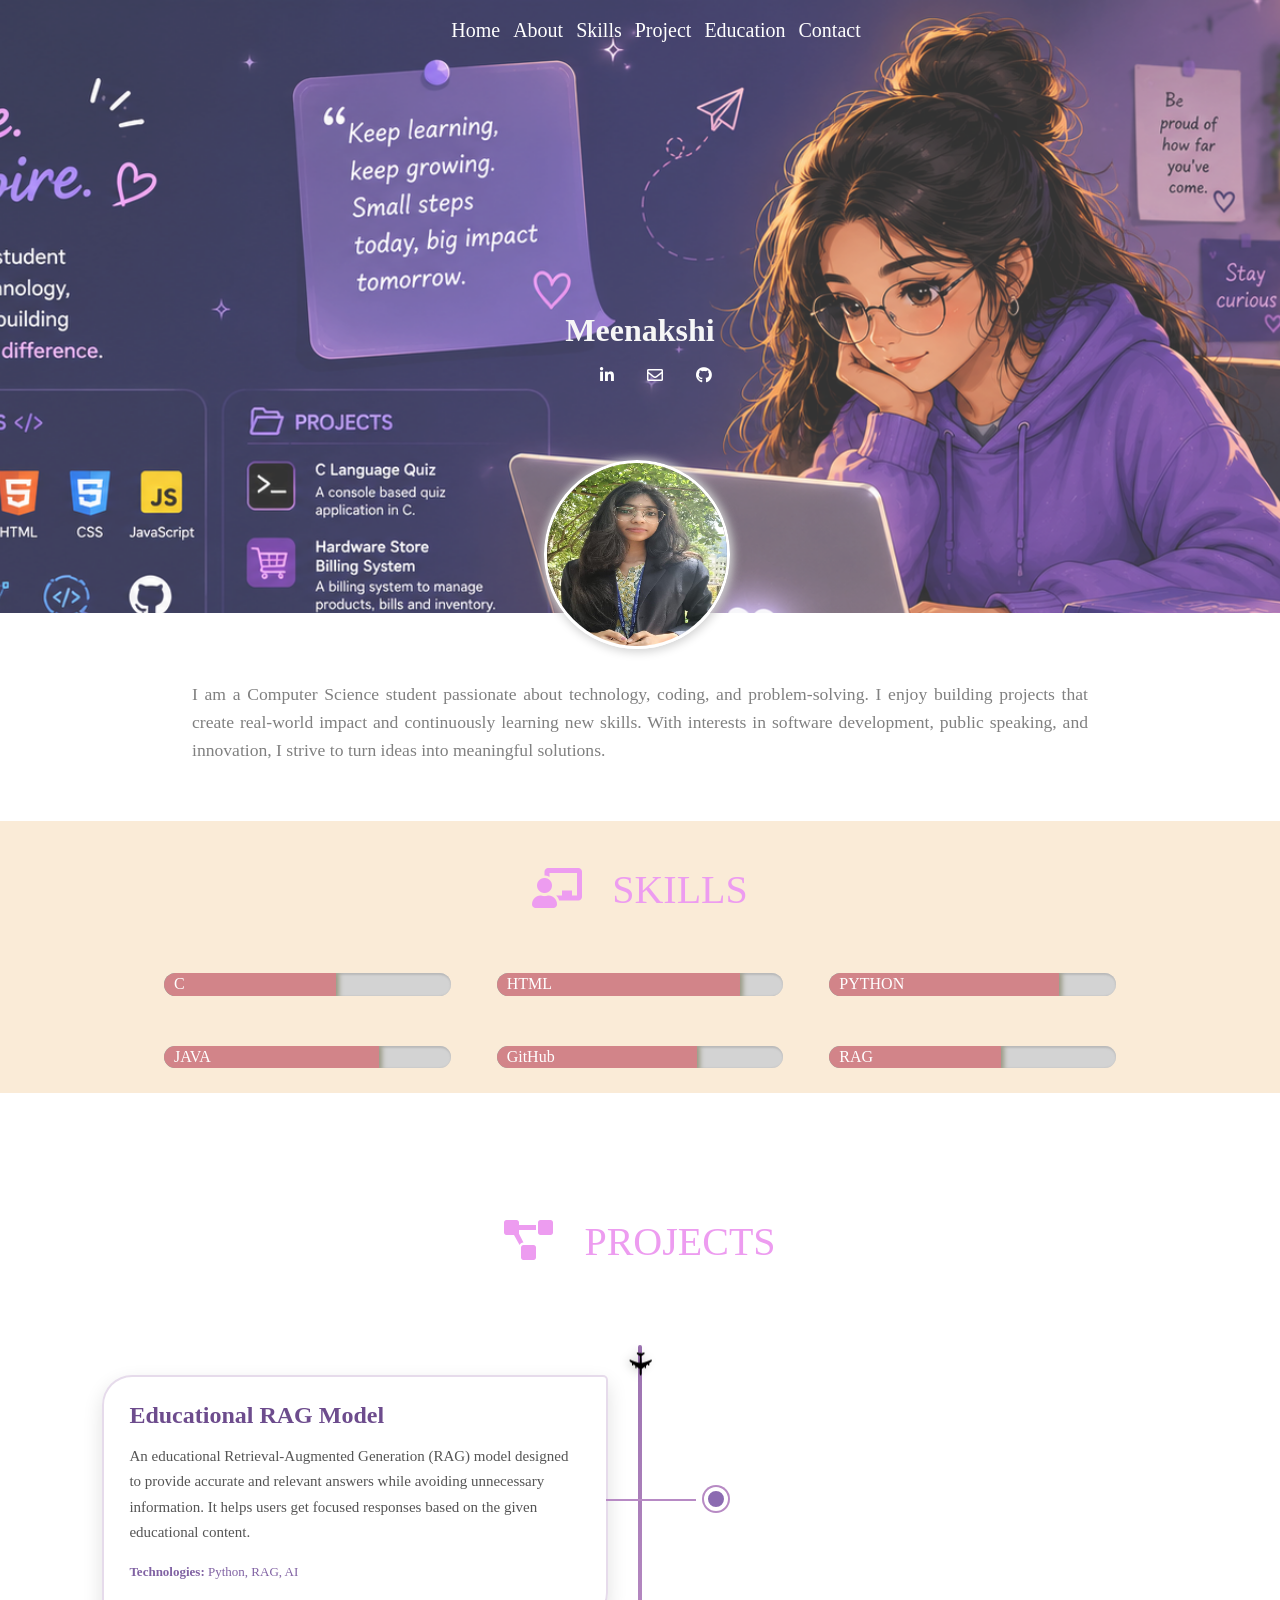
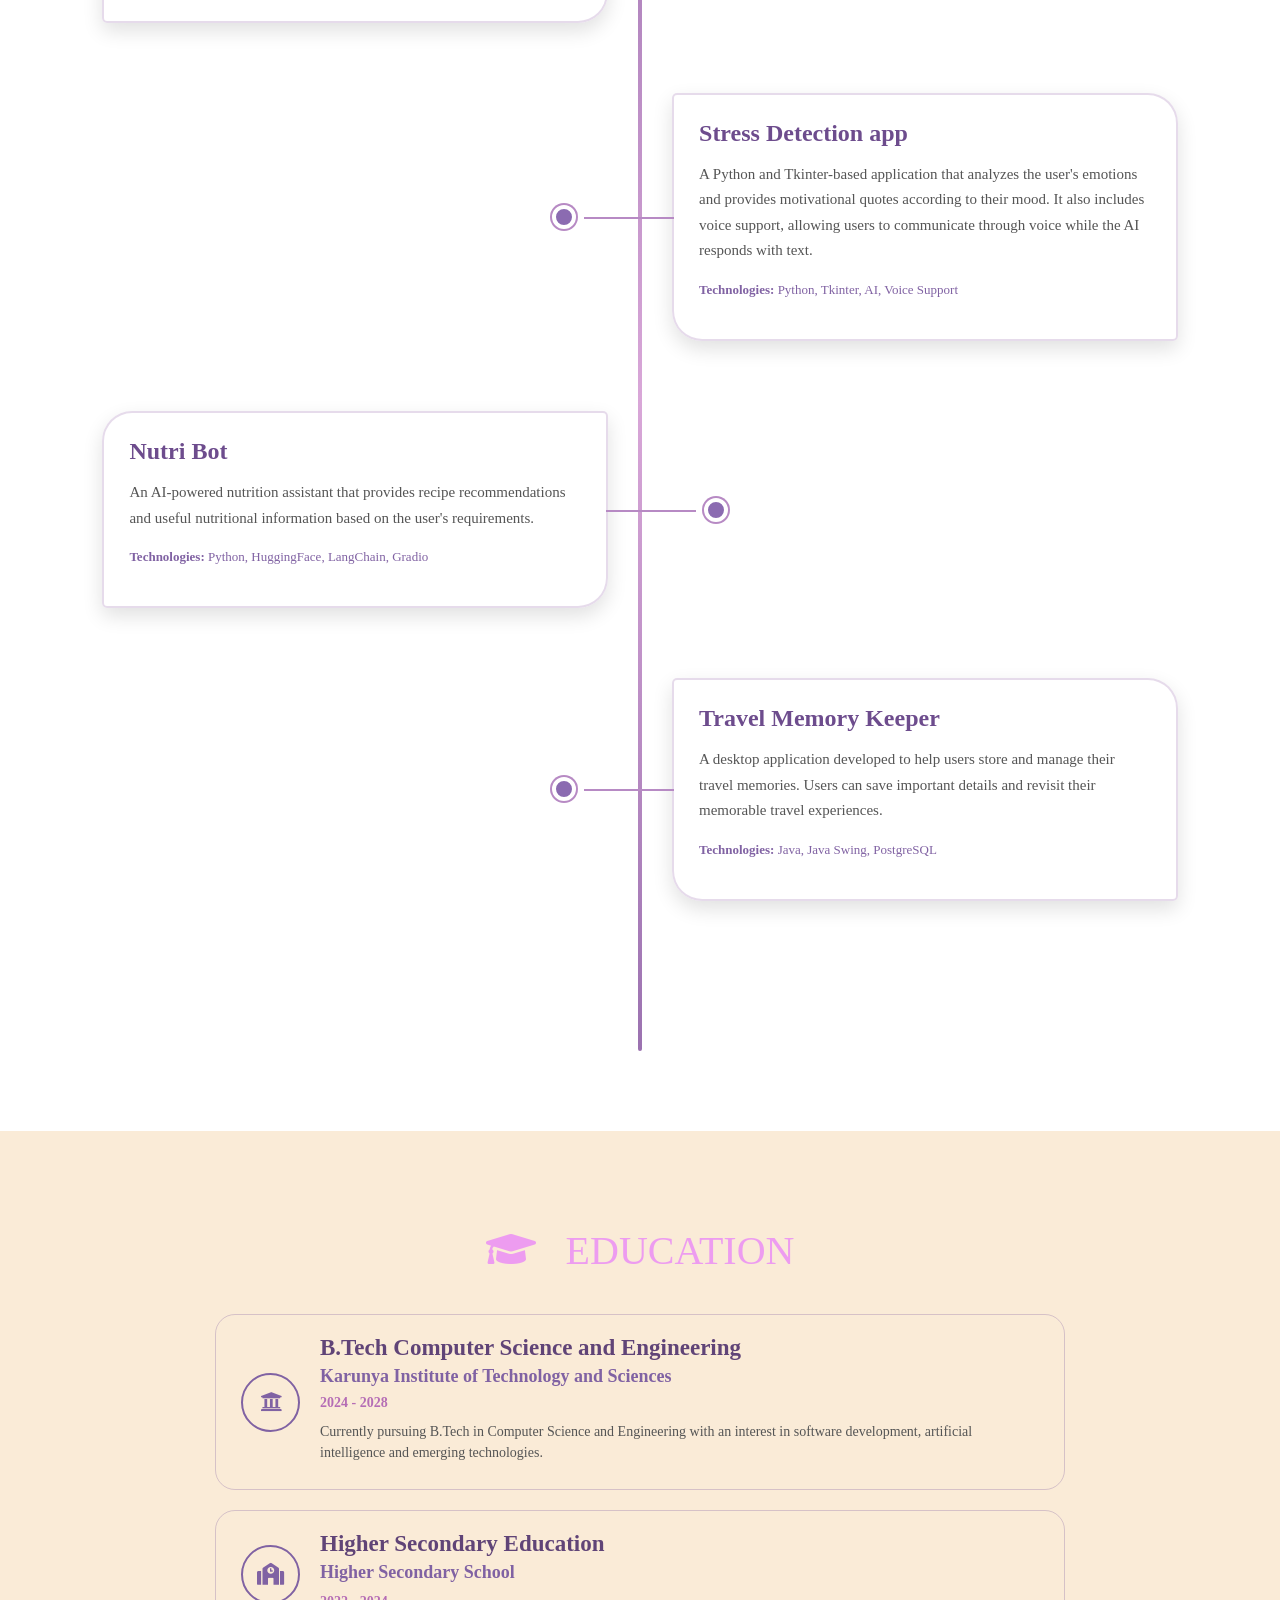
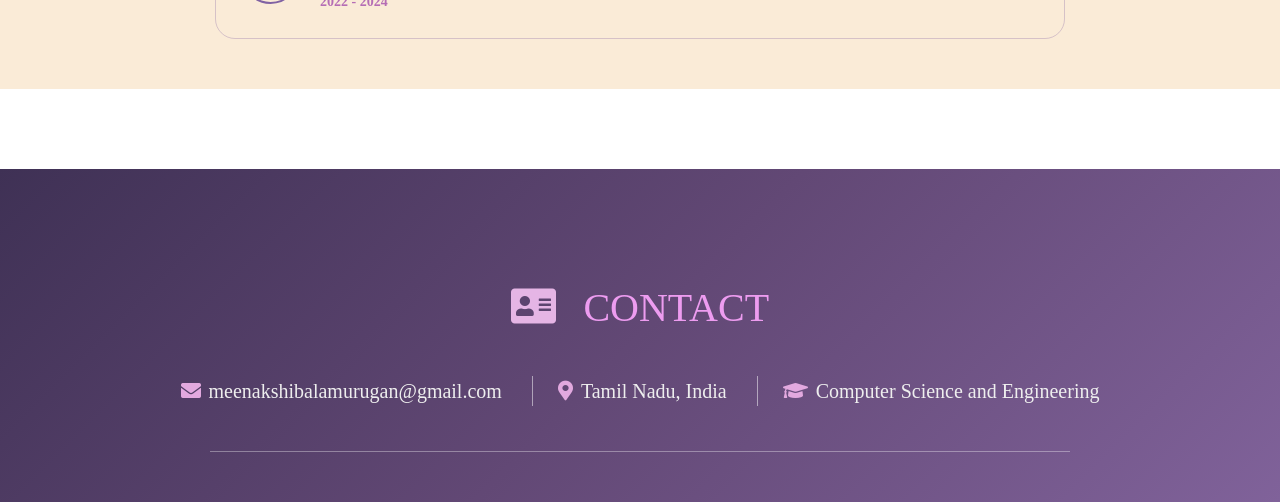
<file: index.html>
<!DOCTYPE html>
<html>
    <head>
        <title>Meenakshi Balamurugan</title>
        <meta name="google-site-verification" content="Jb-Mj2Txjf7c5yCQRqxtIbSyG6bamDyL-jSho4ve4ik" />
        <link 
        rel="stylesheet"
        href="https://use.fontawesome.com/releases/v5.5.0/css/all.css"
        integrity="sha384-B4dIYHKNBt8Bc12p+WXckhzcICo0wtJAoU8YZTY5qE0Id1GSseTk6S+L3BlXeVIU"
        crossorigin="anonymous"
        />

        <link rel="stylesheet" href="styles.css" />
    </head>
    <body>
        <header id="body-header">
            <div>
                <ul class="nav-menu horizontal-list text-center">
                    <li><a href="#body-header">Home</a></li>
                    <li><a href="#About">About</a></li>
                    <li><a href="#Skill">Skills</a></li>
                    <li><a href="#Projects">Project</a></li>
                    <li><a href="#Education">Education</a></li>
                    <li><a href="#Contact">Contact</a></li>
                </ul>
            </div>
            <div id="name-social-container">
                <div class="text-center">
                    <h1 id="my-name">Meenakshi</h1>
                </div>
                <div>
                    <ul class="no-list-style horizontal-list text-center social-icons">
                        <li>
                            <a href="https://www.linkedin.com/in/meenakshi-balamurugan-6b2a14332" target="_blank"><i class="fab fa-linkedin-in"></i></a>
                        </li>
                        <li>
                            <a href="mailto:meenakshibalamrugan@gmail.com" target="_blank"><i class="far fa-envelope"></i></a>
                        </li>
                        <li>
                            <a href="https://github.com/Meenakshi-Urk24cs1254" target="_blank"><i class="fab fa-github"></i></a>
                        </li>
                    </ul>
                </div>
            </div>
        </header>
        <main>
            <section id="About">
                <div id="my-img">
                    <img src="Linkedin photo.jpg" alt="">
                </div>
                <div id="about-para">
                    <p>
                        I am a Computer Science student passionate about technology, coding, and problem-solving.
                        I enjoy building projects that create real-world impact and continuously learning new skills. 
                        With interests in software development, public speaking, and innovation, I strive to turn ideas into meaningful solutions.
                    </p>
                </div>
            </section>
            <section id="Skill">
                <h1 class="section-heading">
                    <span>
                        <i class="fas fa-chalkboard-teacher"></i>
                    </span>
                    <span>SKILLS</span>
                </h1>
                <div class="skills-display">
                    <div class="skill-progress">
                        <div class="c mb-blue">
                            <div class="skill-name">
                                <span>C</span>
                            </div>
                        </div>
                    </div>
                    <div class="skill-progress">
                        <div class="html mb-blue">
                            <div class="skill-name">
                                <span>HTML</span>
                            </div>
                        </div>
                    </div>
                    <div class="skill-progress">
                        <div class="python mb-blue">
                            <div class="skill-name">
                                <span>PYTHON</span>
                            </div>
                        </div>
                    </div>
                    <div class="skill-progress">
                        <div class="java mb-blue">
                            <div class="skill-name">
                                <span>JAVA</span>
                            </div>
                        </div>
                    </div>
                    <div class="skill-progress">
                        <div class="github mb-blue">
                            <div class="skill-name">
                                <span>GitHub</span>
                            </div>
                        </div>
                    </div>
                    <div class="skill-progress">
                        <div class="rag mb-blue">
                            <div class="skill-name">
                                <span>RAG</span>
                            </div>
                        </div>
                    </div>
                </div>
            </section>
            <section id="Projects">
                <h1 class="section-heading">
    <span>
        <i class="fas fa-project-diagram"></i>
    </span>
    <span>PROJECTS</span>
</h1>

<div class="projects-container">

    <div class="project-card">
        <h2>Educational RAG Model</h2>
        <p>
            An educational Retrieval-Augmented Generation (RAG) model
            designed to provide accurate and relevant answers while
            avoiding unnecessary information. It helps users get
            focused responses based on the given educational content.
        </p>
        <p>
            <b>Technologies:</b> Python, RAG, AI
        </p>
    </div>

    <div class="project-card">
        <h2>Stress Detection app</h2>
        <p>
            A Python and Tkinter-based application that analyzes the
            user's emotions and provides motivational quotes according
            to their mood. It also includes voice support, allowing
            users to communicate through voice while the AI responds
            with text.
        </p>
        <p>
            <b>Technologies:</b> Python, Tkinter, AI, Voice Support
        </p>
    </div>

    <div class="project-card">
        <h2>Nutri Bot</h2>
        <p>
            An AI-powered nutrition assistant that provides recipe
            recommendations and useful nutritional information based
            on the user's requirements.
        </p>
        <p>
            <b>Technologies:</b> Python, HuggingFace, LangChain, Gradio
        </p>
    </div>

    <div class="project-card">
        <h2>Travel Memory Keeper</h2>
        <p>
            A desktop application developed to help users store and
            manage their travel memories. Users can save important
            details and revisit their memorable travel experiences.
        </p>
        <p>
            <b>Technologies:</b> Java, Java Swing, PostgreSQL
        </p>
    </div>

</div>
            </section>
            <section id="Education">
                <h1 class="section-heading">
    <span>
        <i class="fas fa-graduation-cap"></i>
    </span>
    <span>EDUCATION</span>
</h1>

<div class="education-container">

    <div class="education-card">

        <div class="education-icon">
            <i class="fas fa-university"></i>
        </div>

        <div class="education-content">

            <h2>B.Tech Computer Science and Engineering</h2>

            <h3>Karunya Institute of Technology and Sciences</h3>

            <p>
                2024 - 2028
            </p>

            <p>
                Currently pursuing B.Tech in Computer Science and
                Engineering with an interest in software development,
                artificial intelligence and emerging technologies.
            </p>

        </div>

    </div>


    <div class="education-card">

        <div class="education-icon">
            <i class="fas fa-school"></i>
        </div>

        <div class="education-content">

            <h2>Higher Secondary Education</h2>

            <h3>Higher Secondary School</h3>

            <p>
                2022 - 2024
            </p>

        </div>

    </div>

</div>
            </section>
            <section id="Contact">
                <h1 class="section-heading">
                <span><i class="fas fa-address-card"></i></span>
                <span>CONTACT</span>
                </h1>
                <div class="contact-container">
                    <div class="contact-info">
                        <p><i class="fas fa-envelope"></i>meenakshibalamurugan@gmail.com</p>
                        <p><i class="fas fa-map-marker-alt"></i>Tamil Nadu, India</p>
                        <p><i class="fas fa-graduation-cap"></i>Computer Science and Engineering</p>
                    </div>
            </section>
        </main>
        <script>

window.addEventListener("scroll", function () {

    const projects = document.querySelector("#Projects");
    const container = document.querySelector(".projects-container");

    if (!projects || !container) return;

    const rect = container.getBoundingClientRect();

    const windowHeight = window.innerHeight;

    let progress =
        (windowHeight / 2 - rect.top) / rect.height;

    progress = Math.max(0, Math.min(1, progress));

    const planePosition =
        progress * (rect.height - 40);

    container.style.setProperty(
        "--plane-position",
        planePosition + "px"
    );

});

</script>
    </body>
</html>
</file>
<file: styles.css>
body {
    margin: 0px;
    font-family: Georgia, serif;
    font-size: 20px;
}

/* Header */

#body-header {
    height: 66vh;
    opacity: 0.8;
    background-image: url("webimage.png") ;
    background-size: cover;
    background-position: center;
    background-attachment: fixed;
    padding-top: 1.2rem;
}

/* Horizonatal Line */

.horizontal-list {
    padding-top: 0px;
    margin: 0px;
}
.horizontal-list li {
    display: inline;
    margin: 0px 8px 8px 0px;
}
.horizontal-list li a {
    text-decoration: none;
    color: white;
}


.nav-menu li a{
    transition: color 0.5s ,border-bottom 4s;
}
.nav-menu li a:hover{
    color: blanchedalmond;
    border-bottom: 2px solid white;
}

.text-center {
    text-align: center;
}

/* Social icons */
#name-social-container {
    margin-top: 30vh;
}
#my-name {
    font-size: 2rem;
    color: whitesmoke;
    font-weight: 700;
    margin-bottom: 0.5rem;
}

.social-icons li a i {
    padding: 10px;
    font-size: 1rem;
    border-radius: 50%;
}
.social-icons li a:hover {
    box-shadow: 0px 0px 6px 4px rgba(230 , 196 , 196 , 0.3);
}

/* SECTION CLASS */
section{
    display: flex;
    flex-direction: column;
    /*border: 2px solid black;
    height: 500px;*/
    align-items: center;
    /*padding-bottom: 20px;*/
}
section:nth-child(2n){
    background-color: antiquewhite;
}
section:nth-child(2n+1){
    background-color: white;
}

.section-heading{
    width: auto;
    padding: 20px 10px 10px;
    font-weight: 400;
}

.section-heading span{
    font-size: 40px;
    color: #ed9cf0;
    /*display: inline-block;*/
    padding: 10px;
    /*margin-left: 0.5rem;*/
}

/* About Section */
#About{
    height: auto;
    width: 100%;
    position: relative;
    margin-bottom: 30px;
}
#my-img{
    height: 12rem;
    width: 12rem;
    margin: auto;
    margin-top: -17vh;
}
#my-img img{
    height: 95%;
    width: 94%;
    border-radius: 50%;
    border: 3px solid white;
    box-shadow: 1px 1px 10px 2px lightgrey;
}

#about-para{
    padding: 10px;
    width: 70%;
    text-align: justify;
    color: gray;
    line-height: 28px;
    font-size: 1.1rem;
    margin: auto;
}
.text-highlight{
    color: #ed9cf0;
    font-weight: 600;
}

/* Skill section*/
.skills-display{
    width: 80%;
    margin: auto;
    display: flex;
    flex-wrap: wrap;
    justify-content: space-evenly;
    align-items: center;
}
.skill-progress{
    width: 28%;
    min-width: 180px;
    height: 1.4rem;
    background-color: lightgray;
    border-radius: 1rem;
    box-shadow: 1px 1px 2px 1px #b9b9b9 inset;
    margin: 25px 10px;
    overflow: hidden; 
    
}


.skill-name{
    height:100%;           
    display:flex;           
    align-items:center;     
}

.skill-name span{
    color:white;
    font-size:1rem;
    margin-left:10px;
}

.skill-progress > div{
    border-radius: 20px 0px 0px 20px;
    box-shadow: 1px 1px 5px 2px #989882;
}

.skill-name span{
    color: white;
    font-size: 1rem;
    margin-left: 10px;
    vertical-align: middle;
}


/* Setting background color */
.mb-blue{
    background-color: rgb(210, 132, 137);
}

.c{
    width:60%;
    height:inherit;
}

.html{
    width:85%;
    height:inherit;
}

.python{
    width:80%;
    height:inherit;
}

.java{
    width:75%;
    height:inherit;
}

.github{
    width:70%;
    height:inherit;
}

.rag{
    width:60%;
    height:inherit;
}

/* =========================================
   PROJECTS - TRAVEL TIMELINE
========================================= */

#Projects {
    position: relative;
    padding: 80px 8%;
    overflow: hidden;
}


/* Project heading */

#Projects .section-heading {
    text-align: center;
    margin-bottom: 70px;
}


/* Main timeline container */

.projects-container {
    position: relative;

    max-width: 1100px;

    margin: 0 auto;

    padding: 30px 0 80px;
}


/* =========================================
   CENTER LINE
========================================= */

.projects-container::before {
    content: "";

    position: absolute;

    top: 0;
    bottom: 0;

    left: 50%;

    width: 4px;

    transform: translateX(-50%);

    background: linear-gradient(
        to bottom,
        #9b72b0,
        #d9a7d8,
        #9b72b0
    );

    border-radius: 10px;
}


/* =========================================
   AIRPLANE
========================================= */

.projects-container::after {
    content: "✈";

    position: absolute;

    left: 50%;

    top: var(--plane-position, 0px);

    transform: translateX(-50%) rotate(90deg);

    font-size: 32px;

    z-index: 10;

    transition: top 0.15s linear;

    filter: drop-shadow(
        0 3px 4px rgba(0, 0, 0, 0.2)
    );
}


/* =========================================
   PROJECT CARD
========================================= */

.project-card {
    position: relative;

    width: 42%;

    padding: 25px;

    margin-bottom: 70px;

    border-radius: 20px;

    background: rgba(255, 255, 255, 0.85);

    border: 2px solid rgba(155, 114, 176, 0.25);

    box-shadow:
        0 8px 20px rgba(0, 0, 0, 0.12);

    transition:
        transform 0.3s ease,
        box-shadow 0.3s ease;
}


/* =========================================
   ALTERNATING LEFT AND RIGHT
========================================= */

.project-card:nth-child(odd) {
    margin-right: auto;

    margin-left: 0;
}


.project-card:nth-child(even) {
    margin-left: auto;

    margin-right: 0;
}


/* =========================================
   LEAF / CARD SHAPE
========================================= */

.project-card:nth-child(odd) {
    border-radius:
        30px 5px 30px 5px;
}


.project-card:nth-child(even) {
    border-radius:
        5px 30px 5px 30px;
}


/* =========================================
   CONNECTION TO CENTER LINE
========================================= */

.project-card:nth-child(odd)::after {

    content: "";

    position: absolute;

    top: 50%;

    right: -18%;

    width: 18%;

    height: 2px;

    background: #b78ac4;
}


.project-card:nth-child(even)::after {

    content: "";

    position: absolute;

    top: 50%;

    left: -18%;

    width: 18%;

    height: 2px;

    background: #b78ac4;
}


/* =========================================
   LITTLE CIRCLE ON THE TIMELINE
========================================= */

.project-card::before {

    content: "";

    position: absolute;

    top: 50%;

    width: 16px;

    height: 16px;

    border-radius: 50%;

    background: #8b6bb1;

    border: 4px solid white;

    box-shadow:
        0 0 0 2px #b78ac4;

    z-index: 5;
}


/* Left cards */

.project-card:nth-child(odd)::before {

    right: -22%;

    transform: translate(50%, -50%);
}


/* Right cards */

.project-card:nth-child(even)::before {

    left: -22%;

    transform: translate(-50%, -50%);
}


/* =========================================
   PROJECT TEXT
========================================= */

.project-card h2 {

    margin-top: 0;

    margin-bottom: 15px;

    color: #6d4c8d;

    font-size: 24px;
}


.project-card p {

    line-height: 1.7;

    color: #555;

    font-size: 15px;
}


.project-card p:last-child {

    margin-top: 15px;

    font-size: 13px;

    color: #8062a3;
}


/* =========================================
   HOVER EFFECT
========================================= */

.project-card:hover {

    transform: translateY(-8px);

    box-shadow:
        0 15px 30px rgba(0, 0, 0, 0.18);

    border-color: #b78ac4;
}


/* =========================================
   MOBILE VIEW
========================================= */

@media screen and (max-width: 768px) {

    #Projects {
        padding: 60px 5%;
    }


    .projects-container::before {

        left: 20px;

        transform: none;
    }


    .projects-container::after {

        left: 20px;

        transform: translateX(-50%) rotate(90deg);
    }


    .project-card {

        width: calc(100% - 60px);

        margin-left: 60px !important;

        margin-right: 0 !important;

        margin-bottom: 50px;
    }


    .project-card:nth-child(odd),
    .project-card:nth-child(even) {

        border-radius: 20px;
    }


    .project-card::after {

        left: -40px !important;

        right: auto !important;

        width: 40px !important;
    }


    .project-card::before {

        left: -40px !important;

        right: auto !important;

        transform: translate(-50%, -50%) !important;
    }

}
/* =========================================
   CONTACT / FOOTER
========================================= */

#Contact {
    position: relative;

    margin-top: 80px;

    padding: 70px 8% 30px;

    background: linear-gradient(
        135deg,
        #3f3155,
        #624875,
        #80629a
    );

    color: white;

    text-align: center;
}


/* =========================================
   CONTACT HEADING
========================================= */

#Contact .section-heading {
    justify-content: center;

    color: white;

    margin-bottom: 35px;
}

#Contact .section-heading i {
    color: #e5b5e5;
}


/* =========================================
   CONTACT CONTAINER
========================================= */

.contact-container {

    max-width: 1000px;

    margin: auto;

    display: flex;

    justify-content: space-between;

    align-items: center;

    gap: 60px;
}


/* =========================================
   CONTACT INFORMATION
========================================= */

.contact-info {

    width: 100%;

    text-align: center;
}



.contact-info p {

    line-height: 1.7;

    color: #eeeeee;

    margin: 15px 0;
}


.contact-info p i {

    width: 25px;

    margin-right: 10px;

    color: #e2a9df;
}

/* =========================================
   FOOTER SOCIAL ICONS
========================================= */

#Contact .social-icons {

    margin-top: 35px;

    padding: 0;

    list-style: none;

    display: flex;

    justify-content: center;

    gap: 25px;
}


#Contact .social-icons li a {

    width: 42px;

    height: 42px;

    border: 1px solid rgba(255, 255, 255, 0.6);

    border-radius: 50%;

    display: flex;

    justify-content: center;

    align-items: center;

    color: white;

    text-decoration: none;

    transition: 0.3s;
}


#Contact .social-icons li a:hover {

    background: white;

    color: #624875;

    transform: translateY(-5px);
}


/* =========================================
   FOOTER BOTTOM LINE
========================================= */

#Contact::after {

    content: "";

    display: block;

    width: 80%;

    height: 1px;

    margin: 45px auto 20px;

    background: rgba(255, 255, 255, 0.35);
}
/* =========================================
   HORIZONTAL CONTACT DETAILS
========================================= */

.contact-info {
    width: 100%;
    text-align: center;
}

.contact-info h2 {
    font-size: 25px;
    margin-bottom: 25px;
}

.contact-info p {
    display: inline-flex;

    align-items: center;

    margin: 0;

    padding: 0 25px;

    line-height: 1.5;

    color: #eeeeee;
}


/* Vertical separator */

.contact-info p + p {
    border-left: 1px solid rgba(255, 255, 255, 0.5);
}


/* Icons */

.contact-info p i {
    width: auto;

    margin-right: 8px;

    color: #e2a9df;
}


/* Mobile */

@media screen and (max-width: 768px) {

    .contact-info p {
        display: flex;

        justify-content: center;

        padding: 8px 0;
    }

    .contact-info p + p {
        border-left: none;
    }

}

/* =========================================
   FOOTER COPYRIGHT
========================================= */


/* =========================================
   MOBILE
========================================= */

@media screen and (max-width: 768px) {

    #Contact {

        padding: 60px 5% 25px;
    }


    .contact-container {

        flex-direction: column;

        gap: 40px;
    }

}
/* =========================================
   EDUCATION SECTION
========================================= */

#Education {
    padding: 80px 8%;
}


/* Education heading */

#Education .section-heading {
    text-align: center;
    margin-bottom: 50px;
}


/* Education container */

.education-container {
    max-width: 900px;
    margin: 0 auto;
}


/* Education card */

.education-card {
    display: flex;

    align-items: center;

    gap: 25px;

    padding: 30px;

    margin-bottom: 30px;

    background: transparent;

    border: 1px solid rgba(128, 98, 163, 0.3);

    border-radius: 20px;

    transition: 0.3s;
}


/* Hover */

.education-card:hover {
    transform: translateY(-5px);

    border-color: #8062a3;
}


/* Education icon */

.education-icon {
    min-width: 65px;

    height: 65px;

    border-radius: 50%;

    display: flex;

    justify-content: center;

    align-items: center;

    background: transparent;

    border: 2px solid #8062a3;

    color: #8062a3;

    font-size: 20px;
}


/* Education content */

.education-content h2 {
    margin: 0 0 8px;

    color: #604477;
}


.education-content h3 {
    margin: 0 0 8px;

    color: #8062a3;
}


.education-content p {
    line-height: 1;

    color: #555;
}


.education-content p:first-of-type {
    font-weight: bold;

    color: #b56db5;
}


/* Mobile */

@media screen and (max-width: 768px) {

    .education-card {
        flex-direction: column;

        text-align: center;
    }

}
/* =========================================
   COMPACT EDUCATION SECTION
========================================= */

#Education {
    padding: 50px 8% 30px;
}


/* Education heading */

#Education .section-heading {
    margin-bottom: 30px;
    font-size: 32px;
}


/* Education container */

.education-container {
    max-width: 850px;
}


/* Education card */

.education-card {
    padding: 20px 25px;
    margin-bottom: 20px;
    gap: 20px;
}


/* Education icon */

.education-icon {
    min-width: 55px;
    height: 55px;
    font-size: 22px;
}


/* Main degree title */

.education-content h2 {
    font-size: 23px;
    margin: 0 0 5px;
}


/* College name */

.education-content h3 {
    font-size: 18px;
    margin: 0 0 5px;
}


/* Year */

.education-content p {
    font-size: 14px;
    margin: 6px 0;
    line-height: 1.4;
}


/* Description */

.education-content p:last-child {
    font-size: 14px;
    line-height: 1.5;
    margin-top: 8px;
}
/* =========================
   MOBILE HEADER FIX
========================= */

@media screen and (max-width: 768px) {

    #body-header {
        height: 50vh;
        min-height: 380px;

        background-size: cover;
        background-position: center;
        background-attachment: scroll;
    }

    #name-social-container {
        margin-top: 22vh;
    }

    #my-name {
        font-size: 1.6rem;
    }

    #my-img {
        width: 9rem;
        height: 9rem;

        margin-top: -4.5rem;
    }

    #my-img img {
        width: 100%;
        height: 100%;

        object-fit: cover;
    }
}
</file>
